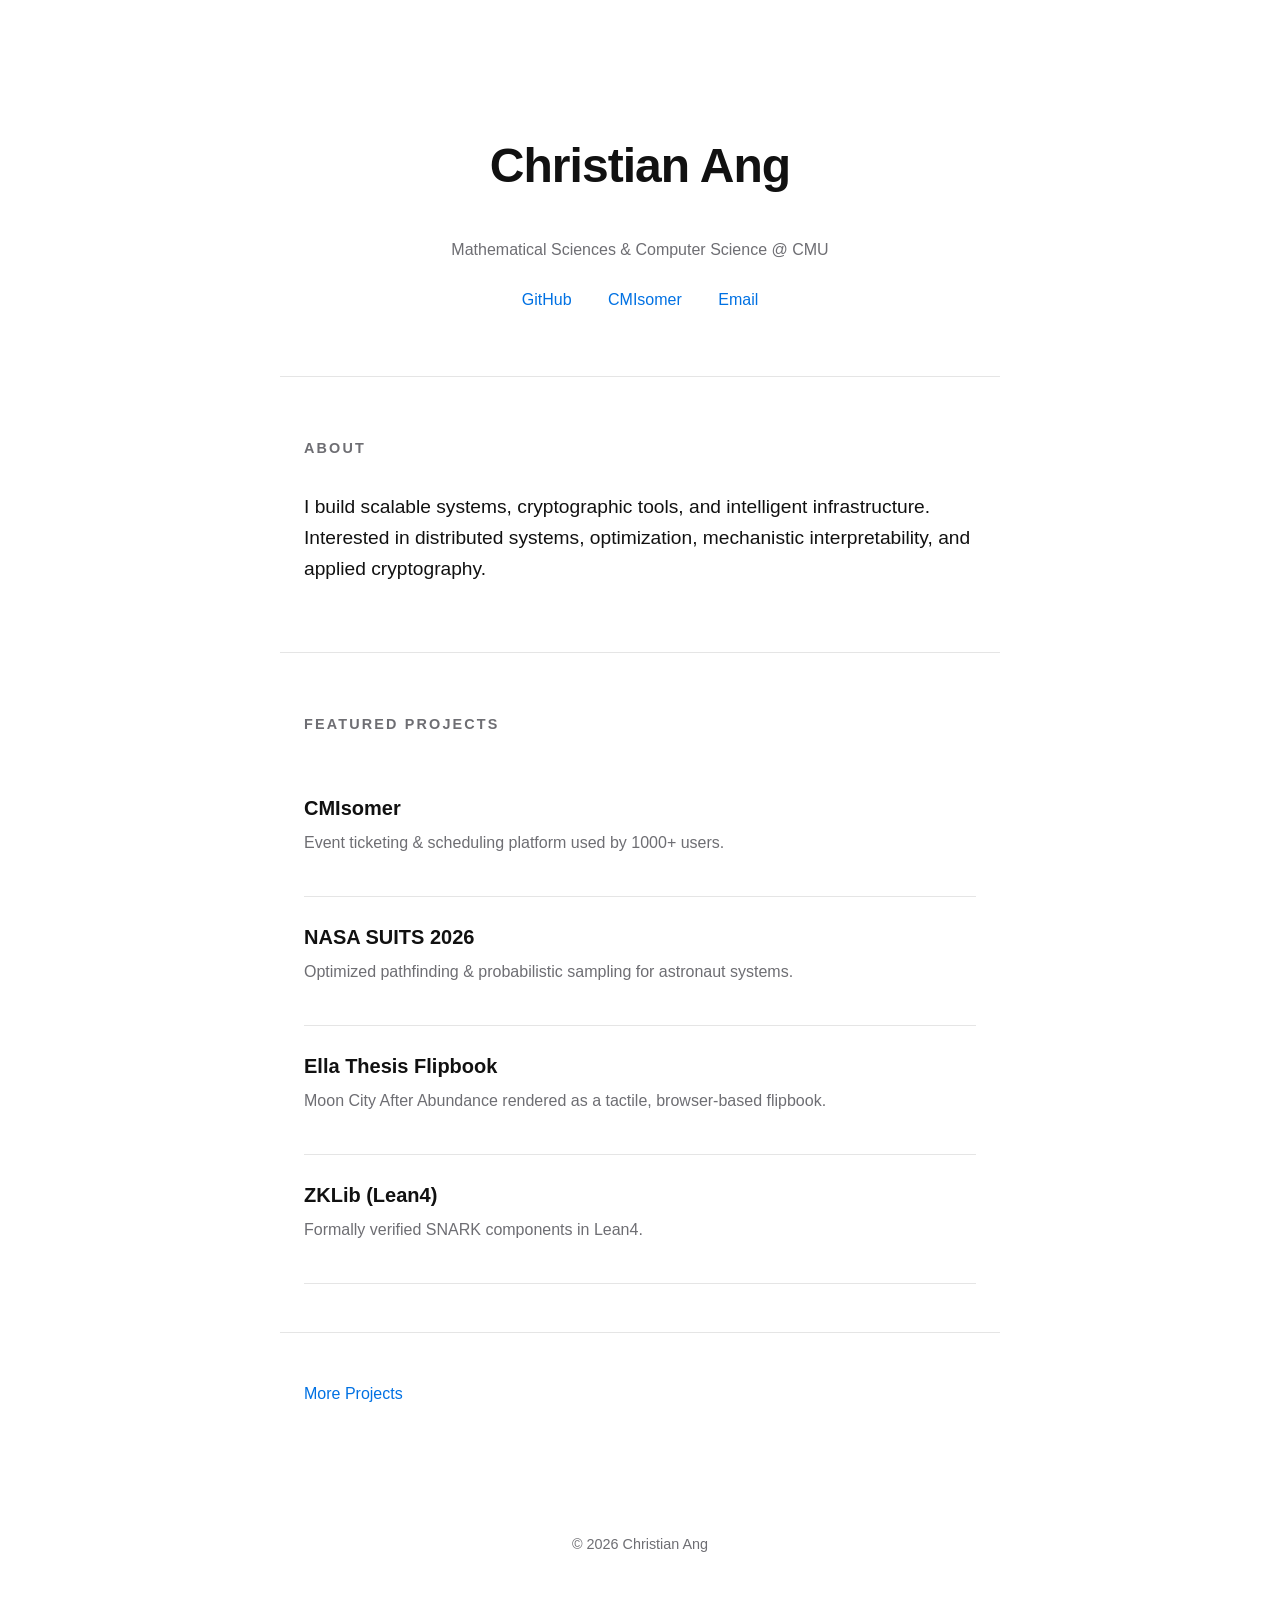
<file: index.html>
<!DOCTYPE html>
<html lang="en">
<head>
  <meta charset="UTF-8" />
  <meta name="viewport" content="width=device-width, initial-scale=1.0" />
  <title>Christian Ang</title>
  <link rel="stylesheet" href="styles.css" />
</head>
<body>

  <header class="hero">
    <h1>Christian Ang</h1>
    <p class="subtitle">Mathematical Sciences & Computer Science @ CMU</p>
    <div class="links">
      <a href="https://github.com/porkboi" target="_blank">GitHub</a>
      <a href="https://cm-isomer.vercel.app/" target="_blank">CMIsomer</a>
      <a href="mailto:cang2@andrew.cmu.edu">Email</a>
    </div>
  </header>

  <main>

    <section class="section">
      <h2>About</h2>
      <p class="about-text">
        I build scalable systems, cryptographic tools, and intelligent infrastructure.
        Interested in distributed systems, optimization, mechanistic interpretability,
        and applied cryptography.
      </p>
    </section>

    <section class="section">
      <h2>Featured Projects</h2>

      <a class="project" href="https://github.com/porkboi/CMIsomer" target="_blank">
        <h3>CMIsomer</h3>
        <p>Event ticketing & scheduling platform used by 1000+ users.</p>
      </a>

      <a class="project" href="https://github.com/cmunasasuits" target="_blank">
        <h3>NASA SUITS 2026</h3>
        <p>Optimized pathfinding & probabilistic sampling for astronaut systems.</p>
      </a>

      <a class="project" href="/ella-thesis/">
        <h3>Ella Thesis Flipbook</h3>
        <p>Moon City After Abundance rendered as a tactile, browser-based flipbook.</p>
      </a>

      <a class="project" href="https://github.com/porkboi" target="_blank">
        <h3>ZKLib (Lean4)</h3>
        <p>Formally verified SNARK components in Lean4.</p>
      </a>
    </section>

    <section class="section">
      <button id="toggleBtn" class="toggle">More Projects</button>

      <div id="moreProjects" class="hidden">

        <a class="project" href="https://github.com/porkboi" target="_blank">
          <h3>eSIM UART Provisioning Tool</h3>
          <p>Reverse engineered APDUs & built provisioning tool.</p>
        </a>

        <a class="project" href="https://github.com/porkboi" target="_blank">
          <h3>Post-Quantum Crypto</h3>
          <p>Kyber-256 & lattice algorithm implementations.</p>
        </a>

        <a class="project" href="https://github.com/porkboi" target="_blank">
          <h3>Tahoe Embedding Model</h3>
          <p>Custom contrastive embedding model.</p>
        </a>

        <a class="project" href="https://github.com/porkboi" target="_blank">
          <h3>Mars Architecture</h3>
          <p>Efficient transport network modeling for Mars.</p>
        </a>

      </div>
    </section>

  </main>

  <footer>
    <p>© 2026 Christian Ang</p>
  </footer>

  <script>
    const toggleBtn = document.getElementById("toggleBtn");
    const more = document.getElementById("moreProjects");

    toggleBtn.addEventListener("click", () => {
      more.classList.toggle("hidden");
      toggleBtn.textContent = more.classList.contains("hidden")
        ? "More Projects"
        : "Less Projects";
    });
  </script>

</body>
</html>
</file>
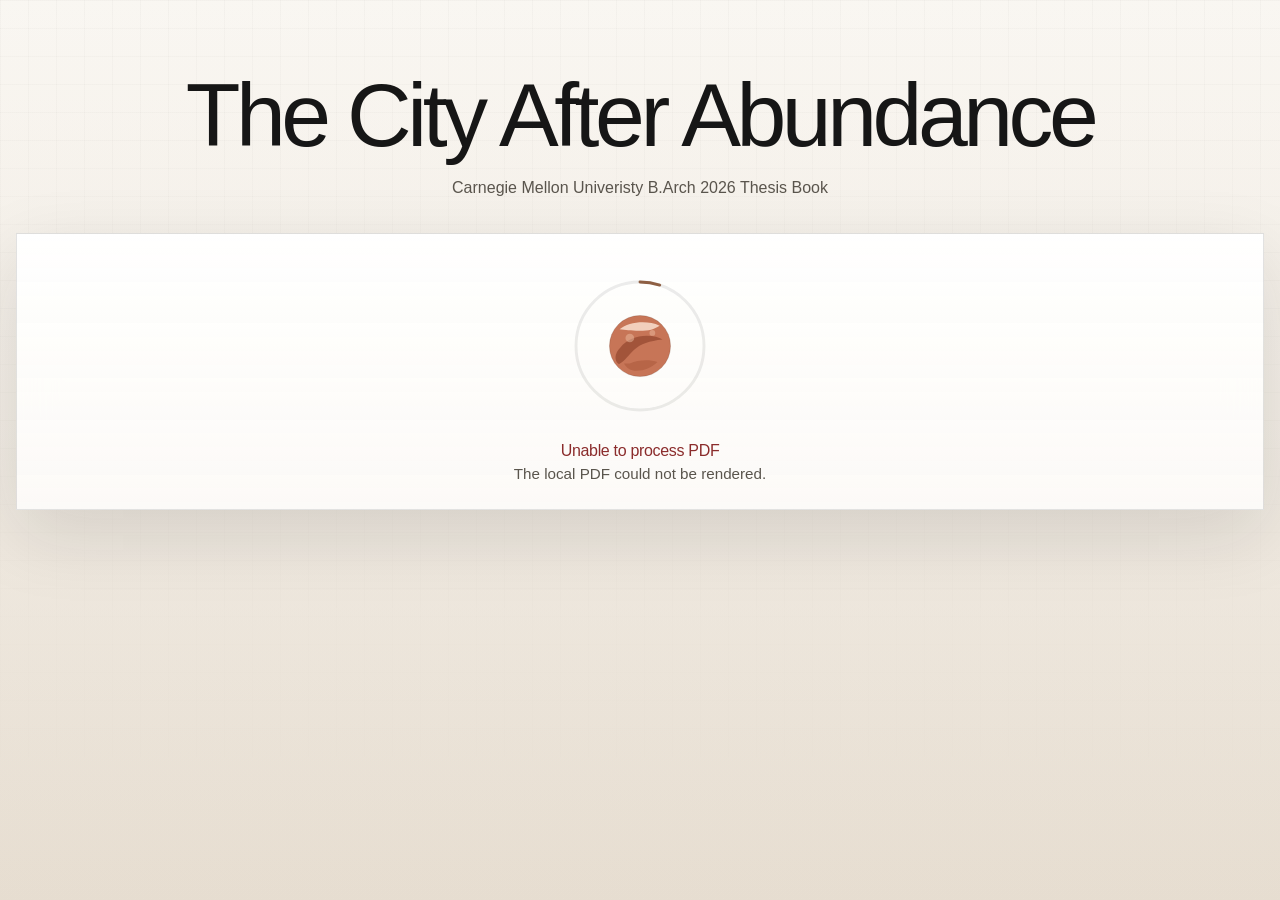
<file: ella-thesis/index.html>
<!DOCTYPE html>
<html lang="en">
<head>
  <meta charset="UTF-8" />
  <meta name="viewport" content="width=device-width, initial-scale=1.0" />
  <title>Ella Thesis Flipbook</title>
  <link rel="stylesheet" href="./styles.css" />
</head>
<body class="is-loading">
  <header id="hero" class="hero">
    <h1>The City After Abundance</h1>
    <p class="lede">
      Carnegie Mellon Univeristy B.Arch 2026 Thesis Book
    </p>
  </header>

  <main class="layout">
    <section class="viewer-panel">
      <div id="statusLightbox" class="status-lightbox" data-state="idle">
        <div class="planet-monitor" aria-hidden="true">
          <svg class="mars-graphic" viewBox="0 0 220 220" role="presentation">
            <circle class="orbit-track" cx="110" cy="110" r="88"></circle>
            <circle id="progressRing" class="progress-ring" cx="110" cy="110" r="88" pathLength="100"></circle>
            <g class="mars-glyph">
              <circle class="mars-body" cx="110" cy="110" r="42"></circle>
              <path class="mars-cap" d="M82 87c12-10 37-13 55-5-8 5-14 7-28 7-12 0-19-1-27-2Z"></path>
              <path class="mars-canyon" d="M83 112c8-10 22-16 36-16 10 0 17 2 22 5-18 2-30 6-39 14-8 7-12 15-21 20-7-5-6-15 2-23Z"></path>
              <path class="mars-basin" d="M96 134c11-5 27-6 38-2-8 8-18 12-29 12-8 0-13-3-17-10 2 0 5 0 8 0Z"></path>
              <circle class="mars-crater crater-a" cx="96" cy="99" r="6"></circle>
              <circle class="mars-crater crater-b" cx="127" cy="92" r="4"></circle>
            </g>
          </svg>
        </div>

        <div class="status-copy">
          <p id="statusPill" class="status-pill">Preparing the reader</p>
          <p id="statusDetail" class="status-detail">Waiting for the PDF render.</p>
          <div id="rotateReminder" class="rotate-reminder" hidden>
            <svg class="rotate-icon" viewBox="0 0 24 24" role="presentation" aria-hidden="true">
              <path d="M7 7h10v3l4-4-4-4v3H5v6h2V7zm10 10H7v-3l-4 4 4 4v-3h12v-6h-2v4z"/>
            </svg>
            <p class="rotate-message">Please rotate to <strong>landscape</strong> for the best experience</p>
          </div>
        </div>

        <a class="source-link" href="./pdf1.pdf" target="_blank">Open PDF</a>
      </div>

      <div class="reader-shell">
        <button id="sidebarToggle" class="sidebar-toggle" type="button" aria-expanded="false" aria-controls="chapterSidebar" aria-label="Toggle chapters" hidden>
          <span class="toggle-icon" aria-hidden="true">&#9776;</span>
        </button>

        <div class="reader-layout">
          <aside id="chapterSidebar" class="chapter-sidebar" data-collapsed="true">
            <div class="sidebar-header">
              <h2>Chapters</h2>
            </div>
            <div id="bookmarkList" class="bookmark-list"></div>
          </aside>

          <div id="bookShell" class="book-shell" hidden>
            <div class="book-placeholder">
              <p>Rendering the flipbook.</p>
            </div>
          </div>
        </div>
      </div>

      <div class="nav-row" id="navRow" hidden>
        <button id="prevBtn" class="button button-secondary icon-button" type="button" aria-label="Previous page">
          &#8592;
        </button>
        <button id="zoomBtn" class="button button-secondary zoom-button" type="button" aria-label="Zoom pages">
          100%
        </button>
        <button id="nextBtn" class="button button-secondary icon-button" type="button" aria-label="Next page">
          &#8594;
        </button>
      </div>
    </section>
  </main>

  <script src="./vendor/page-flip.browser.js"></script>
  <script type="module" src="./app.js"></script>
</body>
</html>
</file>
<file: styles.css>
:root {
  --bg: #ffffff;
  --text: #111111;
  --muted: #6e6e73;
  --border: #e5e5e5;
  --accent: #0071e3;
}

@media (prefers-color-scheme: dark) {
  :root {
    --bg: #000000;
    --text: #f5f5f7;
    --muted: #86868b;
    --border: #1d1d1f;
    --accent: #2997ff;
  }
}

* {
  box-sizing: border-box;
}

body {
  margin: 0;
  background: var(--bg);
  color: var(--text);
  font-family: "Avenir Next", Avenir, -apple-system,
    BlinkMacSystemFont, sans-serif;
  line-height: 1.6;
  transition: background 0.4s ease, color 0.4s ease;
}

.hero {
  text-align: center;
  padding: 6rem 1.5rem 4rem;
}

.hero h1 {
  font-size: 3rem;
  font-weight: 600;
  letter-spacing: -0.02em;
}

.subtitle {
  color: var(--muted);
  margin-top: 0.5rem;
}

.links {
  margin-top: 1.5rem;
}

.links a {
  margin: 0 1rem;
  text-decoration: none;
  color: var(--accent);
  font-weight: 500;
}

.section {
  max-width: 720px;
  margin: 0 auto;
  padding: 3rem 1.5rem;
  border-top: 1px solid var(--border);
}

.section h2 {
  font-size: 0.9rem;
  text-transform: uppercase;
  letter-spacing: 0.15em;
  color: var(--muted);
  margin-bottom: 2rem;
}

.about-text {
  font-size: 1.2rem;
  font-weight: 400;
}

.project {
  display: block;
  padding: 1.5rem 0;
  border-bottom: 1px solid var(--border);
  text-decoration: none;
  color: inherit;
  transition: opacity 0.25s ease;
}

.project:hover {
  opacity: 0.55;
}

.project h3 {
  font-size: 1.25rem;
  margin: 0;
}

.project p {
  margin-top: 0.4rem;
  color: var(--muted);
}

.toggle {
  background: none;
  border: none;
  font-size: 1rem;
  color: var(--accent);
  cursor: pointer;
  padding: 0;
}

.hidden {
  display: none;
}

footer {
  text-align: center;
  padding: 4rem 1rem;
  color: var(--muted);
  font-size: 0.9rem;
}
</file>
<file: ella-thesis/styles.css>
:root {
  --paper: #fcfbf8;
  --ink: #161616;
  --smoke: #5a554d;
  --line: rgba(22, 22, 22, 0.14);
  --rust: #8e5f43;
  --dome: #2b4d73;
  --shadow: 0 24px 70px rgba(22, 22, 22, 0.12);
}

* {
  box-sizing: border-box;
}

[hidden] {
  display: none !important;
}

html {
  background: linear-gradient(180deg, #f7f3ec 0%, #ebe4d8 100%);
}

body {
  margin: 0;
  min-height: 100vh;
  color: var(--ink);
  font-family: "Helvetica Neue", Helvetica, Arial, sans-serif;
  background: linear-gradient(180deg, rgba(255, 255, 255, 0.3), rgba(143, 95, 67, 0.05));
  overflow-x: hidden;
}

body::before {
  content: "";
  position: fixed;
  inset: 0;
  background-image:
    linear-gradient(rgba(22, 22, 22, 0.03) 1px, transparent 1px),
    linear-gradient(90deg, rgba(22, 22, 22, 0.03) 1px, transparent 1px);
  background-size: 28px 28px;
  pointer-events: none;
  mask-image: linear-gradient(180deg, rgba(0, 0, 0, 0.7), transparent 92%);
}

.hero,
.layout {
  position: relative;
  z-index: 1;
}

.hero,
.status-lightbox {
  transition: opacity 240ms ease, transform 240ms ease, filter 240ms ease;
}

.hero.is-fading-out,
.status-lightbox.is-fading-out {
  opacity: 0;
  transform: translateY(-10px);
  filter: blur(4px);
}

.hero {
  padding: 4.5rem 1.5rem 2rem;
  text-align: center;
}

.hero h1 {
  margin: 0;
  font-size: clamp(2.8rem, 7vw, 5.6rem);
  font-weight: 200;
  letter-spacing: -0.05em;
  line-height: 0.96;
}

.lede {
  max-width: 36rem;
  margin: 1rem auto 0;
  color: var(--smoke);
  font-size: 1rem;
  line-height: 1.7;
}

.layout {
  width: min(1380px, calc(100% - 2rem));
  margin: 0 auto;
  padding-bottom: 3rem;
}

.viewer-panel {
  padding: 0;
  border: none;
  background: transparent;
  box-shadow: none;
}

body.is-loading #sidebarToggle,
body.is-loading #navRow,
body.is-loading #bookShell {
  display: none !important;
}

.status-lightbox {
  display: grid;
  justify-items: center;
  gap: 1rem;
  padding: 2rem 1.5rem 1.7rem;
  border: 1px solid rgba(22, 22, 22, 0.12);
  background:
    linear-gradient(180deg, rgba(255, 255, 255, 0.88), rgba(252, 251, 248, 0.8)),
    rgba(252, 251, 248, 0.72);
  box-shadow: var(--shadow);
  backdrop-filter: blur(18px);
}

.planet-monitor {
  width: 10rem;
  height: 10rem;
}

.mars-graphic {
  width: 100%;
  height: 100%;
}

.orbit-track,
.progress-ring {
  fill: none;
  stroke-width: 4;
}

.orbit-track {
  stroke: rgba(22, 22, 22, 0.08);
}

.progress-ring {
  stroke: var(--rust);
  stroke-linecap: round;
  stroke-dasharray: 100;
  stroke-dashoffset: 100;
  transform: rotate(-90deg);
  transform-origin: 110px 110px;
  transition: stroke-dashoffset 220ms ease;
}

.mars-glyph {
  transform-origin: 110px 110px;
  animation: mars-spin 20s linear infinite;
}

.mars-body {
  fill: #c77557;
  stroke: rgba(83, 39, 24, 0.22);
  stroke-width: 1.2;
}

.mars-cap {
  fill: rgba(246, 215, 198, 0.92);
}

.mars-canyon {
  fill: rgba(150, 73, 49, 0.74);
}

.mars-basin {
  fill: rgba(179, 96, 67, 0.78);
}

.mars-crater {
  fill: rgba(237, 190, 162, 0.48);
}

.status-copy {
  text-align: center;
}

.status-pill {
  margin: 0;
  color: var(--ink);
  font-size: 1rem;
  font-weight: 500;
  letter-spacing: -0.02em;
}

.status-pill[data-state="busy"] {
  color: var(--rust);
}

.status-pill[data-state="error"] {
  color: #8b2c2c;
}

.status-detail {
  margin: 0.3rem 0 0;
  color: var(--smoke);
  font-size: 0.95rem;
}

.rotate-reminder {
  margin-top: 1rem;
  padding: 1rem;
  display: flex;
  align-items: center;
  gap: 0.8rem;
  background: rgba(199, 117, 87, 0.15);
  border: 1px solid rgba(142, 95, 67, 0.3);
  border-radius: 0.5rem;
}

.rotate-icon {
  width: 1.5rem;
  height: 1.5rem;
  flex-shrink: 0;
  fill: var(--rust);
}

.rotate-message {
  margin: 0;
  color: var(--ink);
  font-size: 0.9rem;
  line-height: 1.4;
}

.source-link {
  display: none;
}

.reader-shell {
  margin-top: 0;
}

.sidebar-toggle {
  appearance: none;
  margin-bottom: 1rem;
  border: 1px solid var(--line);
  background: rgba(255, 255, 255, 0.74);
  color: var(--ink);
  width: 3.4rem;
  height: 3.1rem;
  display: inline-grid;
  place-items: center;
  padding: 0;
  font: inherit;
  cursor: pointer;
}

.toggle-icon {
  font-size: 1.5rem;
  line-height: 1;
}

.reader-layout {
  display: grid;
  grid-template-columns: auto minmax(0, 1fr);
  gap: 1.25rem;
  align-items: start;
  justify-items: stretch;
}

.chapter-sidebar {
  width: 248px;
  max-height: 70vh;
  padding: 1rem;
  border: 1px solid rgba(22, 22, 22, 0.12);
  background: rgba(255, 255, 255, 0.78);
  box-shadow: var(--shadow);
  overflow-y: auto;
  transition: width 180ms ease, padding 180ms ease, opacity 180ms ease;
}

.chapter-sidebar[data-collapsed="true"] {
  width: 0;
  padding: 0;
  opacity: 0;
  overflow: hidden;
  border-width: 0;
  box-shadow: none;
}

.sidebar-header h2 {
  margin: 0 0 0.8rem;
  font-size: 1rem;
  font-weight: 500;
}

.bookmark-list {
  display: grid;
  gap: 0.65rem;
  padding-top: 1rem;
}

.bookmark-chip {
  display: grid;
  gap: 0.18rem;
  justify-items: start;
  padding: 1.5rem 1.5rem;
  border: 1px solid rgba(22, 22, 22, 0.12);
  background: rgba(255, 255, 255, 0.76);
  color: var(--ink);
  font: inherit;
  text-align: left;
  cursor: pointer;
  transition: border-color 180ms ease, background 180ms ease, transform 180ms ease;
}

.bookmark-chip:hover {
  transform: translateY(-1px);
  border-color: rgba(22, 22, 22, 0.28);
}

.bookmark-chip.is-active {
  background: rgba(43, 77, 115, 0.12);
  border-color: rgba(43, 77, 115, 0.28);
}

.bookmark-page {
  color: var(--smoke);
  font-size: 0.82rem;
}

.book-shell {
  display: grid;
  justify-items: center;
  align-items: start;
  margin-inline: auto;
  width: min(100%, var(--page-width, 920px));
  min-height: calc(var(--page-height, 700px) + 2rem);
  padding: 0 0 1.25rem;
  background: transparent;
  overflow: auto;
}

.book-placeholder {
  display: grid;
  place-items: center;
  width: 100%;
  min-height: 18rem;
  color: var(--smoke);
  text-align: center;
}

#book {
  margin-inline: auto;
  width: var(--page-width, 920px);
  min-width: var(--page-width, 920px);
  max-width: var(--page-width, 920px);
  height: var(--page-height, 700px);
  margin: 0;
}

.flipbook-page {
  position: relative;
  overflow: hidden;
  background: var(--paper);
  border: 1px solid rgba(22, 22, 22, 0.1);
  box-shadow: 0 20px 45px rgba(22, 22, 22, 0.08);
}

.page-crop {
  position: relative;
  width: 100%;
  height: 100%;
  overflow: hidden;
  background: var(--paper);
}

.page-crop img {
  position: absolute;
  inset: 0;
  display: block;
  background: var(--paper);
}

.page-crop[data-side="full"] img {
  width: 100%;
  height: 100%;
  object-fit: fill;
}

.page-crop[data-side="left"] img,
.page-crop[data-side="right"] img {
  width: 200%;
  height: 100%;
  max-width: none;
  object-fit: fill;
}

.page-crop[data-side="right"] img {
  transform: translateX(-50%);
}

.nav-row {
  display: flex;
  justify-content: center;
  gap: 0.85rem;
  margin-top: 1rem;
}

.button {
  appearance: none;
  border: 1px solid var(--line);
  border-radius: 0;
  padding: 0.82rem 1.2rem;
  font: inherit;
  cursor: pointer;
  transition: transform 180ms ease, border-color 180ms ease, background 180ms ease;
}

.button:hover,
.sidebar-toggle:hover {
  transform: translateY(-1px);
  border-color: rgba(22, 22, 22, 0.3);
}

.button-secondary {
  color: var(--ink);
  background: rgba(255, 255, 255, 0.72);
}

.icon-button,
.zoom-button {
  min-width: 3.25rem;
}

.icon-button {
  font-size: 1.3rem;
  line-height: 1;
}

@media (max-width: 900px) {
  .reader-layout {
    grid-template-columns: 1fr;
  }

  .chapter-sidebar {
    width: 100%;
    max-height: 18rem;
  }

  .chapter-sidebar[data-collapsed="true"] {
    width: 100%;
    max-height: 0;
  }
}

@media (max-width: 720px) {
  .hero {
    padding-top: 3.8rem;
  }

  .status-lightbox {
    padding: 1.6rem 1rem 1.35rem;
  }

  .planet-monitor {
    width: 8.75rem;
    height: 8.75rem;
  }
}

@keyframes mars-spin {
  from {
    transform: rotate(0deg);
  }

  to {
    transform: rotate(360deg);
  }
}
</file>
